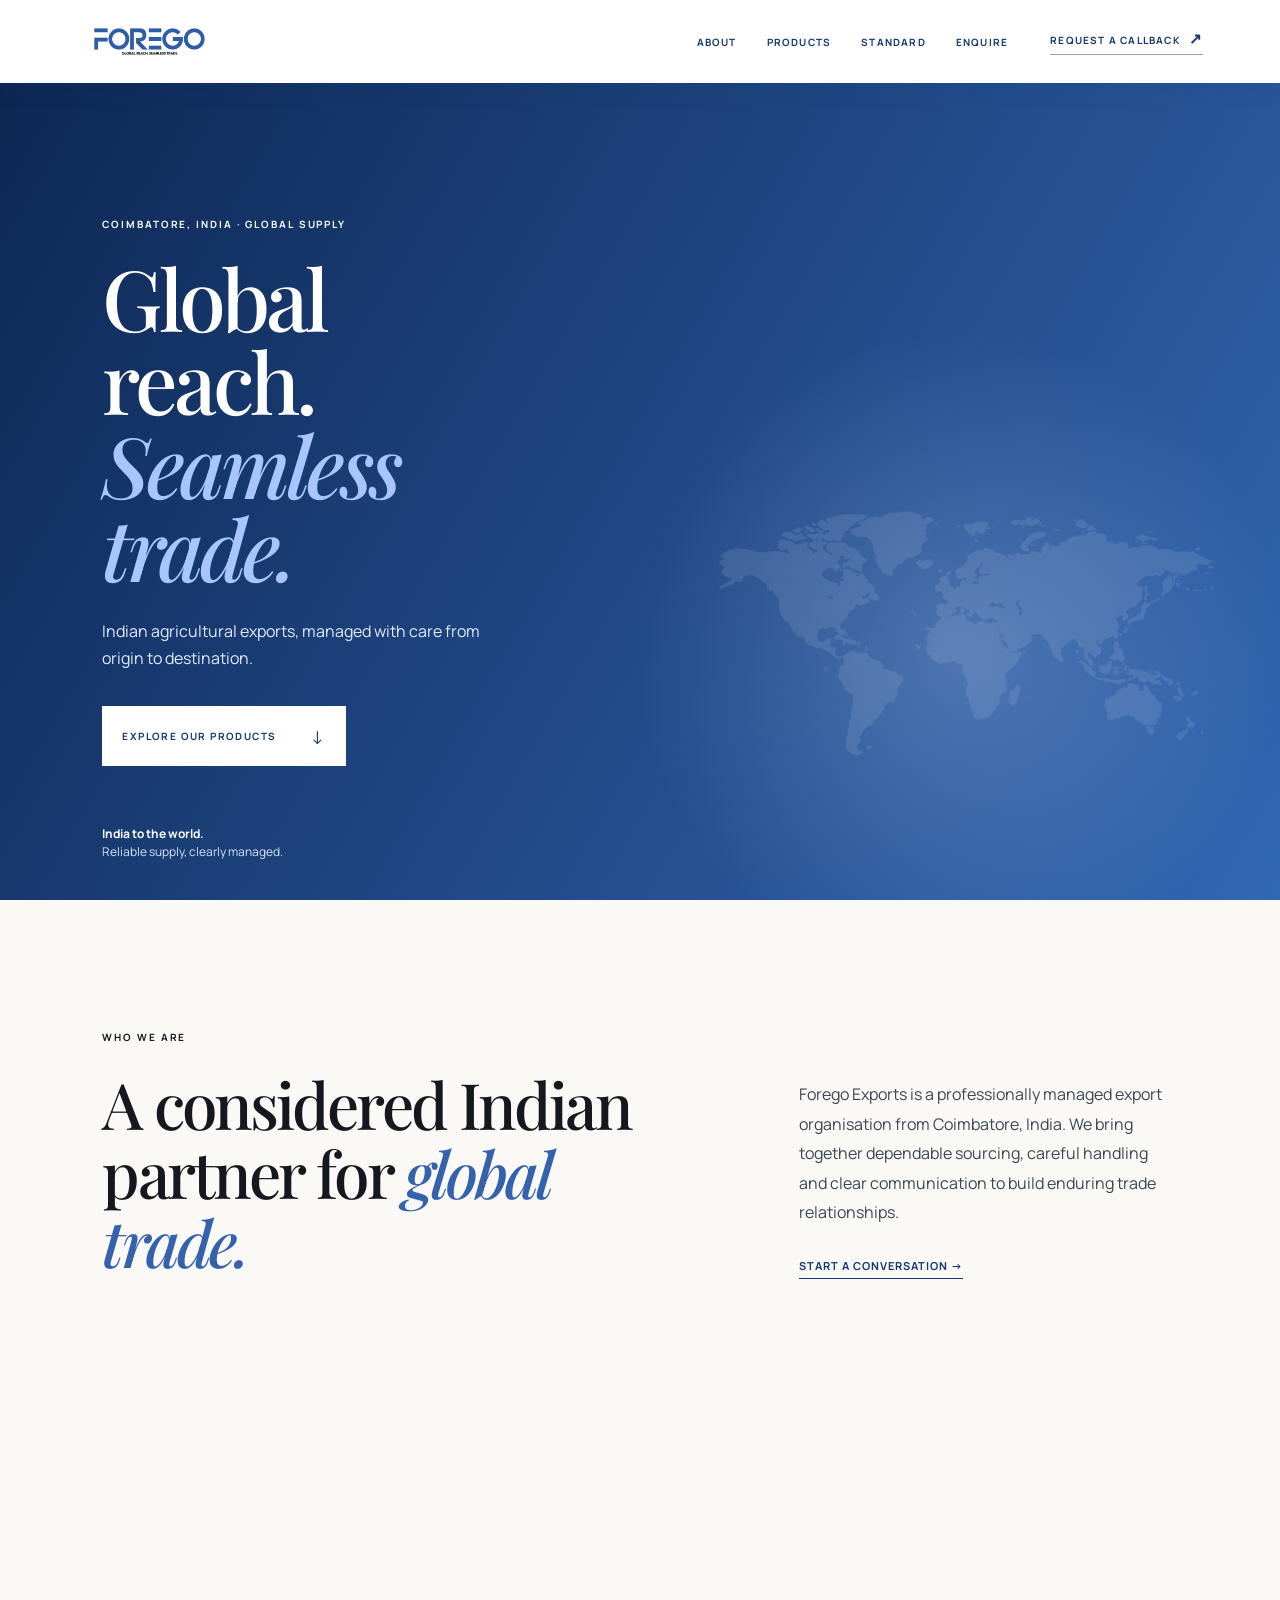
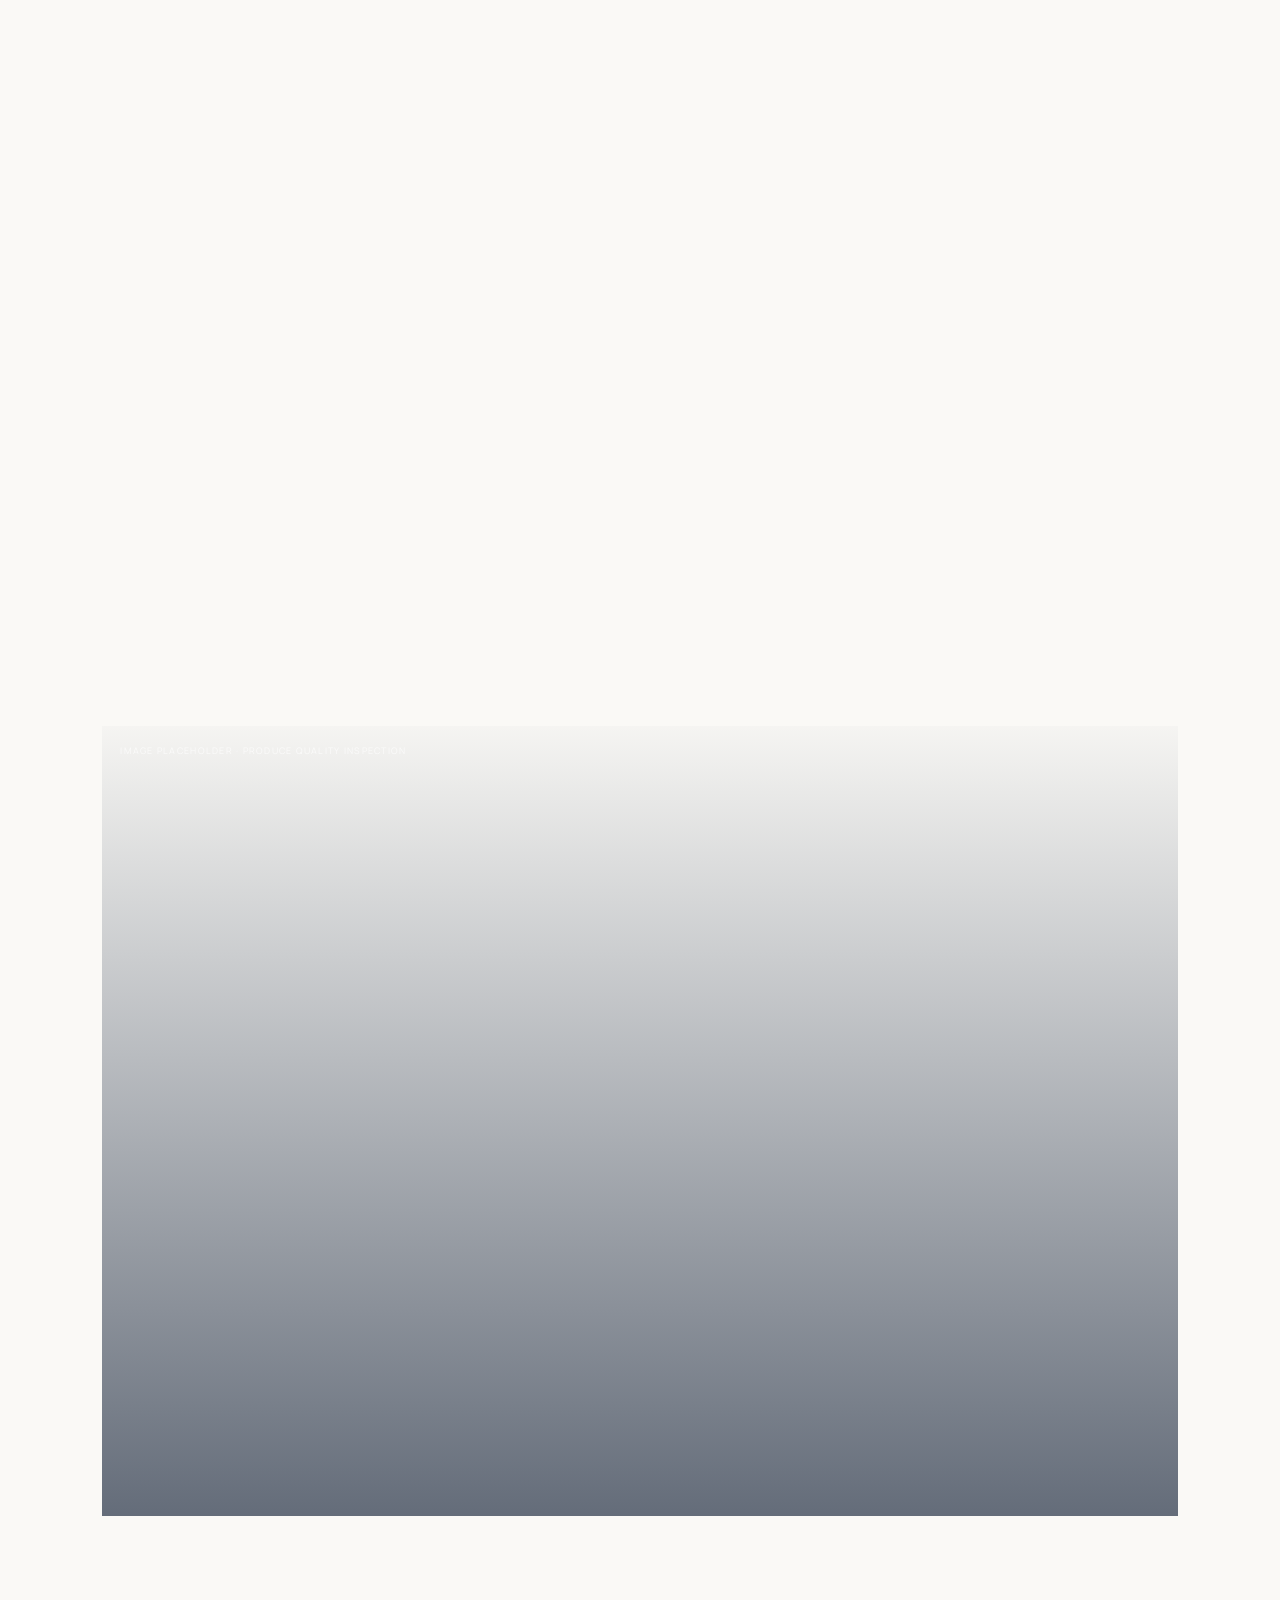
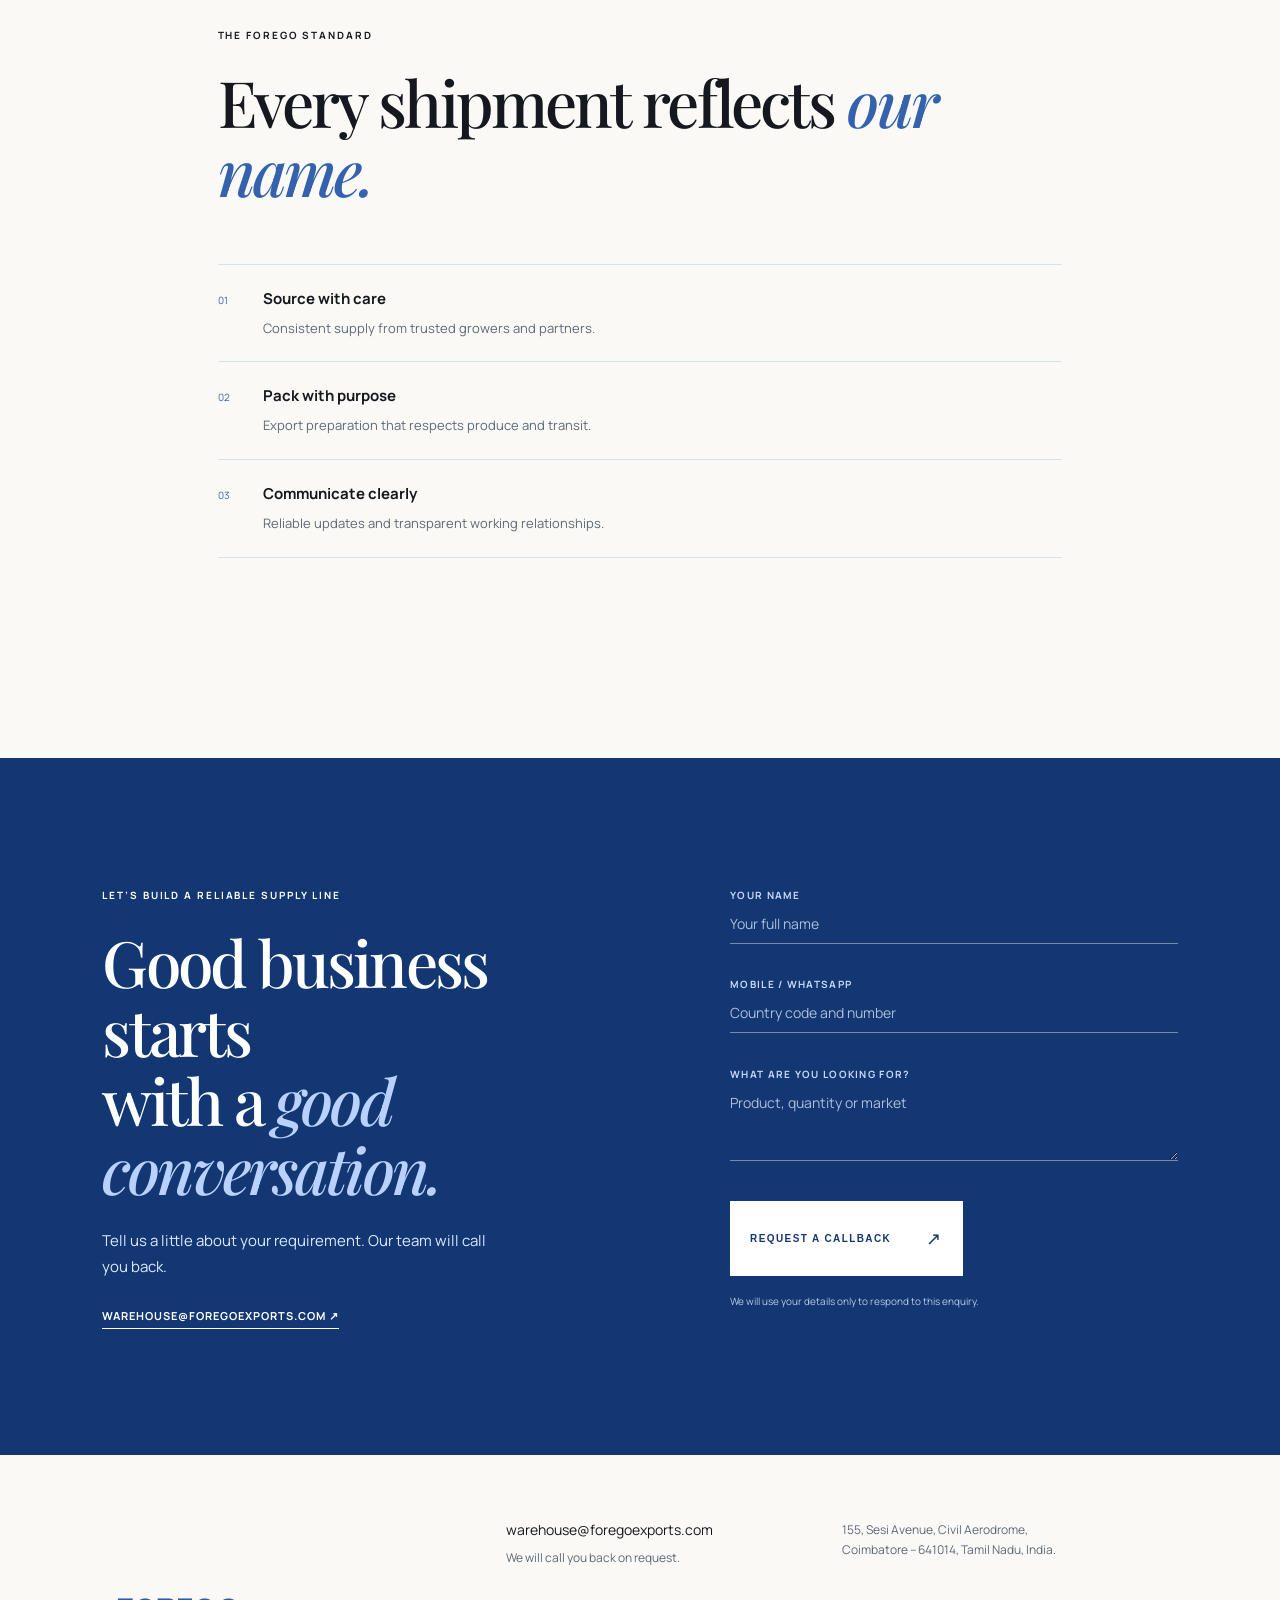
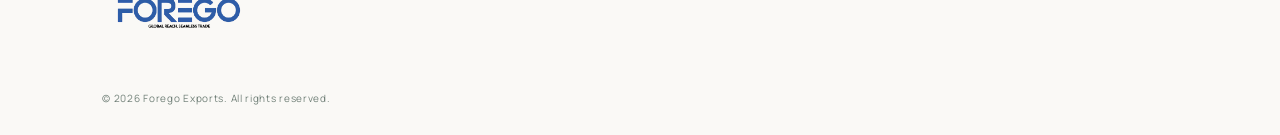
<file: index.html>
<!doctype html>
<html lang="en">
<head>
  <meta charset="utf-8">
  <meta name="viewport" content="width=device-width, initial-scale=1">
  <meta name="theme-color" content="#2f5dae">
  <meta name="description" content="Forego Exports — global reach, seamless trade.">
  <title>Forego Exports | Global Reach, Seamless Trade</title>
  <link rel="icon" type="image/png" sizes="512x512" href="favicon.png?v=1">
  <link rel="apple-touch-icon" sizes="512x512" href="favicon.png?v=1">
  <link rel="preconnect" href="https://fonts.googleapis.com">
  <link rel="preconnect" href="https://fonts.gstatic.com" crossorigin>
  <link href="https://fonts.googleapis.com/css2?family=DM+Sans:wght@400;500;600&family=Manrope:wght@400;500;600;700&family=Playfair+Display:ital,wght@0,500;0,600;1,500&display=swap" rel="stylesheet">
  <link rel="stylesheet" href="style.css">
  <style>
    /* White sticky navigation, retaining the PNG logo with transparency. */
    .topbar{position:sticky;top:0;z-index:10;background:#fff;color:#123772;box-shadow:0 1px 0 rgba(18,55,114,.10),0 8px 24px rgba(18,55,114,.05)}
    .topbar .brand{background:transparent;padding:0}
    .brand img{display:block}
    .nav-cta{border-bottom-color:rgba(18,55,114,.45)}
    .hero{height:calc(100vh - 83px)}
    @media(max-width:760px){
      .topbar .brand{padding:0}
      .menu-toggle i{background:#123772}
      .menu-toggle.active + nav{background:#fff;box-shadow:0 12px 18px rgba(18,55,114,.08)}
      .hero{height:calc(100vh - 68px);padding-top:110px}
    }
  </style>
</head>
<body>
  <div class="page-loader" aria-label="Loading Forego Exports"><div class="loader-mark"><img src="forego-logo.png" alt="Forego Exports"><div class="map-art loader-map" aria-hidden="true"><img src="world-map.png" alt=""></div><span>GLOBAL REACH · SEAMLESS TRADE</span></div></div>

  <header class="topbar" id="top">
    <a class="brand" href="#top" aria-label="Forego Exports home"><img src="forego-logo.png" alt="Forego Exports"></a>
    <button class="menu-toggle" aria-label="Open menu" aria-expanded="false"><i></i><i></i></button>
    <nav aria-label="Main navigation"><a href="#about">About</a><a href="#produce">Products</a><a href="#promise">Standard</a><a href="#contact">Enquire</a></nav>
    <a class="nav-cta" href="#contact">Request a callback <b>↗</b></a>
  </header>

  <main>
    <section class="hero">
      <div class="hero-copy reveal"><p class="eyebrow">COIMBATORE, INDIA · GLOBAL SUPPLY</p><h1>Global reach.<br><em>Seamless trade.</em></h1><p class="lead">Indian agricultural exports, managed with care from origin to destination.</p><a class="button" href="#produce">Explore our products <span>↓</span></a></div>
      <div class="hero-world map-art" aria-hidden="true"><img src="world-map.png" alt=""></div>
      <div class="hero-stat reveal"><strong>India to the world.</strong><br>Reliable supply, clearly managed.</div>
    </section>

    <section class="intro section" id="about"><p class="eyebrow">WHO WE ARE</p><div class="intro-grid"><h2 class="reveal">A considered Indian partner for <em>global trade.</em></h2><div class="body-copy reveal"><p>Forego Exports is a professionally managed export organisation from Coimbatore, India. We bring together dependable sourcing, careful handling and clear communication to build enduring trade relationships.</p><a class="text-link" href="#contact">Start a conversation <span>→</span></a></div></div></section>

    <div class="promise-photo"></div>

    <section class="promise section" id="promise"><div class="promise-photo image-placeholder" data-label="Image placeholder · Produce quality inspection"></div><div class="promise-copy"><p class="eyebrow">THE FOREGO STANDARD</p><h2 class="reveal">Every shipment reflects <em>our name.</em></h2><div class="principles"><div><span>01</span><h3>Source with care</h3><p>Consistent supply from trusted growers and partners.</p></div><div><span>02</span><h3>Pack with purpose</h3><p>Export preparation that respects produce and transit.</p></div><div><span>03</span><h3>Communicate clearly</h3><p>Reliable updates and transparent working relationships.</p></div></div></div></section>

    <section class="contact section" id="contact"><div class="contact-copy"><p class="eyebrow">LET’S BUILD A RELIABLE SUPPLY LINE</p><h2>Good business starts<br>with a <em>good conversation.</em></h2><p>Tell us a little about your requirement. Our team will call you back.</p><a class="email-link" href="mailto:warehouse@foregoexports.com">warehouse@foregoexports.com ↗</a></div><form class="callback-form" id="callbackForm"><label>Your name<input required name="name" autocomplete="name" placeholder="Your full name"></label><label>Mobile / WhatsApp<input required name="phone" inputmode="tel" autocomplete="tel" placeholder="Country code and number"></label><label>What are you looking for?<textarea name="requirement" rows="3" placeholder="Product, quantity or market"></textarea></label><button class="button form-button" type="submit">Request a callback <span>↗</span></button><p class="form-note">We will use your details only to respond to this enquiry.</p></form></section>
  </main>
  <footer><a class="brand footer-brand" href="#top"><img src="forego-logo.png" alt="Forego Exports"></a><div class="footer-contact"><a href="mailto:warehouse@foregoexports.com">warehouse@foregoexports.com</a><span>We will call you back on request.</span></div><address>155, Sesi Avenue, Civil Aerodrome,<br>Coimbatore – 641014, Tamil Nadu, India.</address><p class="copyright">© <span id="year"></span> Forego Exports. All rights reserved.</p></footer>
  <script src="script.js"></script>
</body>
</html>
</file>
<file: style.css>
:root{--blue:#3462ad;--blue-deep:#123772;--ink:#15191f;--slate:#5d6878;--cream:#faf9f6;--mist:#edf1f6;--line:#dce1e8}
*{box-sizing:border-box}
html{scroll-behavior:smooth}
body{margin:0;background:var(--cream);color:var(--ink);font-family:Manrope,Arial,sans-serif;font-size:15px}
.page-loader{background:#fff;position:fixed;inset:0;z-index:20;display:grid;place-items:center;transition:opacity .55s ease,visibility .55s ease}
.page-loader.done{opacity:0;visibility:hidden}
.loader-mark{width:min(460px,76vw);text-align:center}
.loader-mark img{width:210px;height:65px;object-fit:contain;display:block;margin:0 auto 22px}
.loader-mark span{display:block;margin-top:13px;color:var(--blue-deep);font-size:9px;font-weight:700;letter-spacing:.21em}
.topbar{height:83px;display:flex;align-items:center;justify-content:space-between;padding:0 6vw;position:absolute;z-index:4;width:100%;color:#fff}
.brand{display:flex;align-items:center;text-decoration:none}
.topbar .brand{background:#fff;padding:8px 14px}
.brand img{width:146px;height:43px;object-fit:contain}
nav{display:flex;gap:30px;margin-left:auto;margin-right:42px}
nav a,.nav-cta{color:inherit;text-decoration:none;font-size:10px;font-weight:700;letter-spacing:.12em;text-transform:uppercase}
.nav-cta{border-bottom:1px solid rgba(255,255,255,.6);padding-bottom:5px}
.nav-cta b{font-size:15px;margin-left:6px}
.menu-toggle{display:none}
.hero{min-height:720px;height:100vh;max-height:900px;background:linear-gradient(120deg,#0d2754,#3267b3);color:#fff;position:relative;overflow:hidden;display:flex;align-items:center;padding:110px 8vw}
.hero:after{content:"";position:absolute;inset:0;background:radial-gradient(circle at 75% 70%,rgba(180,204,243,.26),transparent 29%)}
.hero-copy{width:58%;position:relative;z-index:2}
.eyebrow{font-size:10px;font-weight:700;letter-spacing:.19em;margin:0 0 25px;text-transform:uppercase}
.hero h1,h2{font-family:"Playfair Display",Georgia,serif;font-weight:500;letter-spacing:-.045em;margin:0}
.hero h1{font-size:clamp(53px,6.6vw,104px);line-height:.99}
.hero h1 em,h2 em{color:#a9c5ff;font-weight:500}
.lead{font-size:16px;line-height:1.7;max-width:420px;margin:28px 0 34px;color:#e3ecff}
.button{display:inline-flex;align-items:center;justify-content:space-between;gap:35px;text-decoration:none;text-transform:uppercase;font-size:10px;letter-spacing:.14em;font-weight:700;padding:18px 20px;border:0;cursor:pointer}
.hero .button{background:#fff;color:var(--blue-deep)}
.button span{font-size:18px;font-weight:400}
.hero-world{position:absolute;z-index:1;width:min(68vw,870px);right:-8vw;top:50%;transform:translateY(-40%);opacity:.55}
.hero-stat{position:absolute;z-index:2;bottom:38px;left:8vw;font-size:12px;line-height:1.55;color:#d7e4fa}
.hero-stat strong{color:#fff}
.section{padding:130px 8vw}
.intro-grid{display:grid;grid-template-columns:1.2fr .8fr;gap:10vw;align-items:start}
.intro h2,.produce h2,.promise h2,.contact h2{font-size:clamp(42px,5vw,76px);line-height:1.08}
.intro h2 em,.produce h2 em,.promise h2 em,.contact h2 em{color:var(--blue)}
.body-copy{padding-top:11px;max-width:440px}
.body-copy p{line-height:1.85;margin:0 0 26px;font-size:16px;color:#3b4653}
.text-link,.email-link{color:var(--blue-deep);font-size:11px;font-weight:700;letter-spacing:.09em;text-transform:uppercase;text-decoration:none;border-bottom:1px solid currentColor;padding-bottom:5px}
.produce{background:var(--mist);padding-bottom:0}
.produce-heading{padding-bottom:76px}
.product-grid{display:grid;grid-template-columns:repeat(3,1fr)}
.product-card{height:530px;display:flex;align-items:flex-end;padding:32px;color:#fff;overflow:hidden;transition:filter .3s}
.product-card:hover{filter:brightness(1.08)}
.product-card div{position:relative;z-index:3}
.product-card p{font-size:10px;margin:0 0 16px;letter-spacing:.12em}
.product-card h3{font-family:"Playfair Display",Georgia,serif;font-size:34px;font-weight:500;letter-spacing:-.03em;margin:0 0 13px}
.product-card span{font-size:10px;letter-spacing:.13em;text-transform:uppercase}
.image-placeholder{position:relative;background-size:cover;background-position:center}
.image-placeholder:after{content:"";position:absolute;inset:0;background:linear-gradient(180deg,rgba(8,22,45,.02),rgba(8,22,45,.62))}
.image-placeholder[data-label]:before{content:attr(data-label);position:absolute;z-index:2;top:18px;left:18px;color:#fff;font-size:9px;letter-spacing:.14em;text-transform:uppercase;opacity:.7}
.p1{background-image:url('rice.jpg')}
.p2{background-image:url('coconut.jpg')}
.p3{background-image:url('fresh-produce.jpg')}
.promise-photo{min-height:790px;background-image:url('quality-check.jpg')}
.promise-photo{min-height:790px;background-image:url('https://images.unsplash.com/photo-1464226184884-fa280b87c399?auto=format&fit=crop&w=1200&q=85')}
.promise-copy{padding:112px 9vw 70px}
.principles{margin-top:58px;border-top:1px solid var(--line)}
.principles div{padding:23px 0;border-bottom:1px solid var(--line);display:grid;grid-template-columns:45px 1fr}
.principles span{font-size:10px;color:var(--blue);padding-top:5px}
.principles h3{font-size:15px;margin:0 0 9px;font-weight:700}
.principles p{grid-column:2;margin:0;font-size:13px;line-height:1.6;color:var(--slate)}
.contact{display:grid;grid-template-columns:1.08fr .92fr;gap:8vw;background:var(--blue-deep);color:#fff}
.contact h2 em{color:#b8d1ff}
.contact-copy>p:not(.eyebrow){max-width:400px;color:#dce9ff;line-height:1.7;margin:25px 0}
.email-link{color:#fff}
.callback-form{display:grid;gap:17px}
.callback-form label{font-size:10px;font-weight:700;letter-spacing:.13em;text-transform:uppercase;color:#c7d8f7}
.callback-form input,.callback-form textarea{display:block;width:100%;background:transparent;border:0;border-bottom:1px solid rgba(255,255,255,.42);color:#fff;font:400 14px Manrope,sans-serif;padding:12px 0 10px;outline:none;resize:vertical}
.callback-form input:focus,.callback-form textarea:focus{border-color:#fff}
.callback-form ::placeholder{color:#aebed9}
.form-button{margin-top:7px;background:#fff;color:var(--blue-deep);justify-self:start}
.form-note{font-size:10px;line-height:1.6;margin:0;color:#b8c9e6}
footer{min-height:280px;padding:65px 8vw 30px;display:grid;grid-template-columns:1.2fr 1fr 1fr;color:var(--ink);position:relative}
.footer-brand img{width:154px;height:48px}
.footer-contact{display:flex;flex-direction:column;gap:10px}
.footer-contact a{color:var(--ink);text-decoration:none;font-size:14px}
.footer-contact span,address{font-size:12px;color:var(--slate)}
address{font-style:normal;line-height:1.65}
.copyright{position:absolute;left:8vw;bottom:20px;font-size:10px;letter-spacing:.07em;color:#718078}
.reveal{opacity:0;transform:translateY(20px);transition:opacity .8s ease,transform .8s ease}
.reveal.visible{opacity:1;transform:none}
@media(max-width:760px){.topbar{height:68px;padding:0 6vw}
.topbar .brand{padding:6px 10px}
.brand img{width:120px;height:36px}
.topbar nav,.nav-cta{display:none}
.menu-toggle{display:grid;gap:5px;background:none;border:0;padding:8px}
.menu-toggle i{width:21px;height:1px;background:#fff;display:block}
.menu-toggle.active+nav{display:flex;position:absolute;left:0;right:0;top:68px;background:var(--blue-deep);padding:22px 6vw;flex-direction:column;gap:20px}
.hero{min-height:690px;padding:130px 7vw 100px;align-items:flex-start}
.hero-copy{width:100%}
.hero-world{width:130vw;right:-48vw;top:58%;opacity:.43}
.hero-stat{left:7vw;bottom:30px}
.section{padding:85px 7vw}
.intro-grid,.promise,.contact{grid-template-columns:1fr;gap:35px}
.intro h2,.produce h2,.promise h2,.contact h2{font-size:43px}
.produce-heading{padding-bottom:48px}
.product-grid{grid-template-columns:1fr}
.product-card{height:380px}
.promise-photo{min-height:440px}
.promise-copy{padding:76px 7vw}
.contact{gap:54px}
footer{padding:52px 7vw 55px;grid-template-columns:1fr;gap:28px}
.copyright{left:7vw}
.image-placeholder[data-label]:before{font-size:8px}
.lead{font-size:15px}
}

/* EPS-derived world map: transparent PNG for broad browser support. */
.map-art{position:relative}
.map-art>img{display:block;width:100%;height:auto}
.map-art>svg{position:absolute;inset:0;width:100%;height:100%;overflow:visible}
.loader-mark>img{width:210px;height:65px;object-fit:contain;display:block;margin:0 auto 22px}
.loader-map{width:100%;opacity:.98}
.loader-map>img{opacity:.16;filter:grayscale(1);clip-path:inset(100% 0 0 0);animation:map-rise 1.05s cubic-bezier(.22,.85,.27,1) .1s forwards}
.hero-world>img{filter:brightness(0) invert(1);opacity:.18}
@keyframes map-rise{from{clip-path:inset(100% 0 0 0);transform:translateY(18px);opacity:0}to{clip-path:inset(0 0 0 0);transform:translateY(0);opacity:.16}}
@media (prefers-reduced-motion:reduce){.loader-map>img{animation:none;clip-path:none;transform:none;opacity:.16}}
</file>
